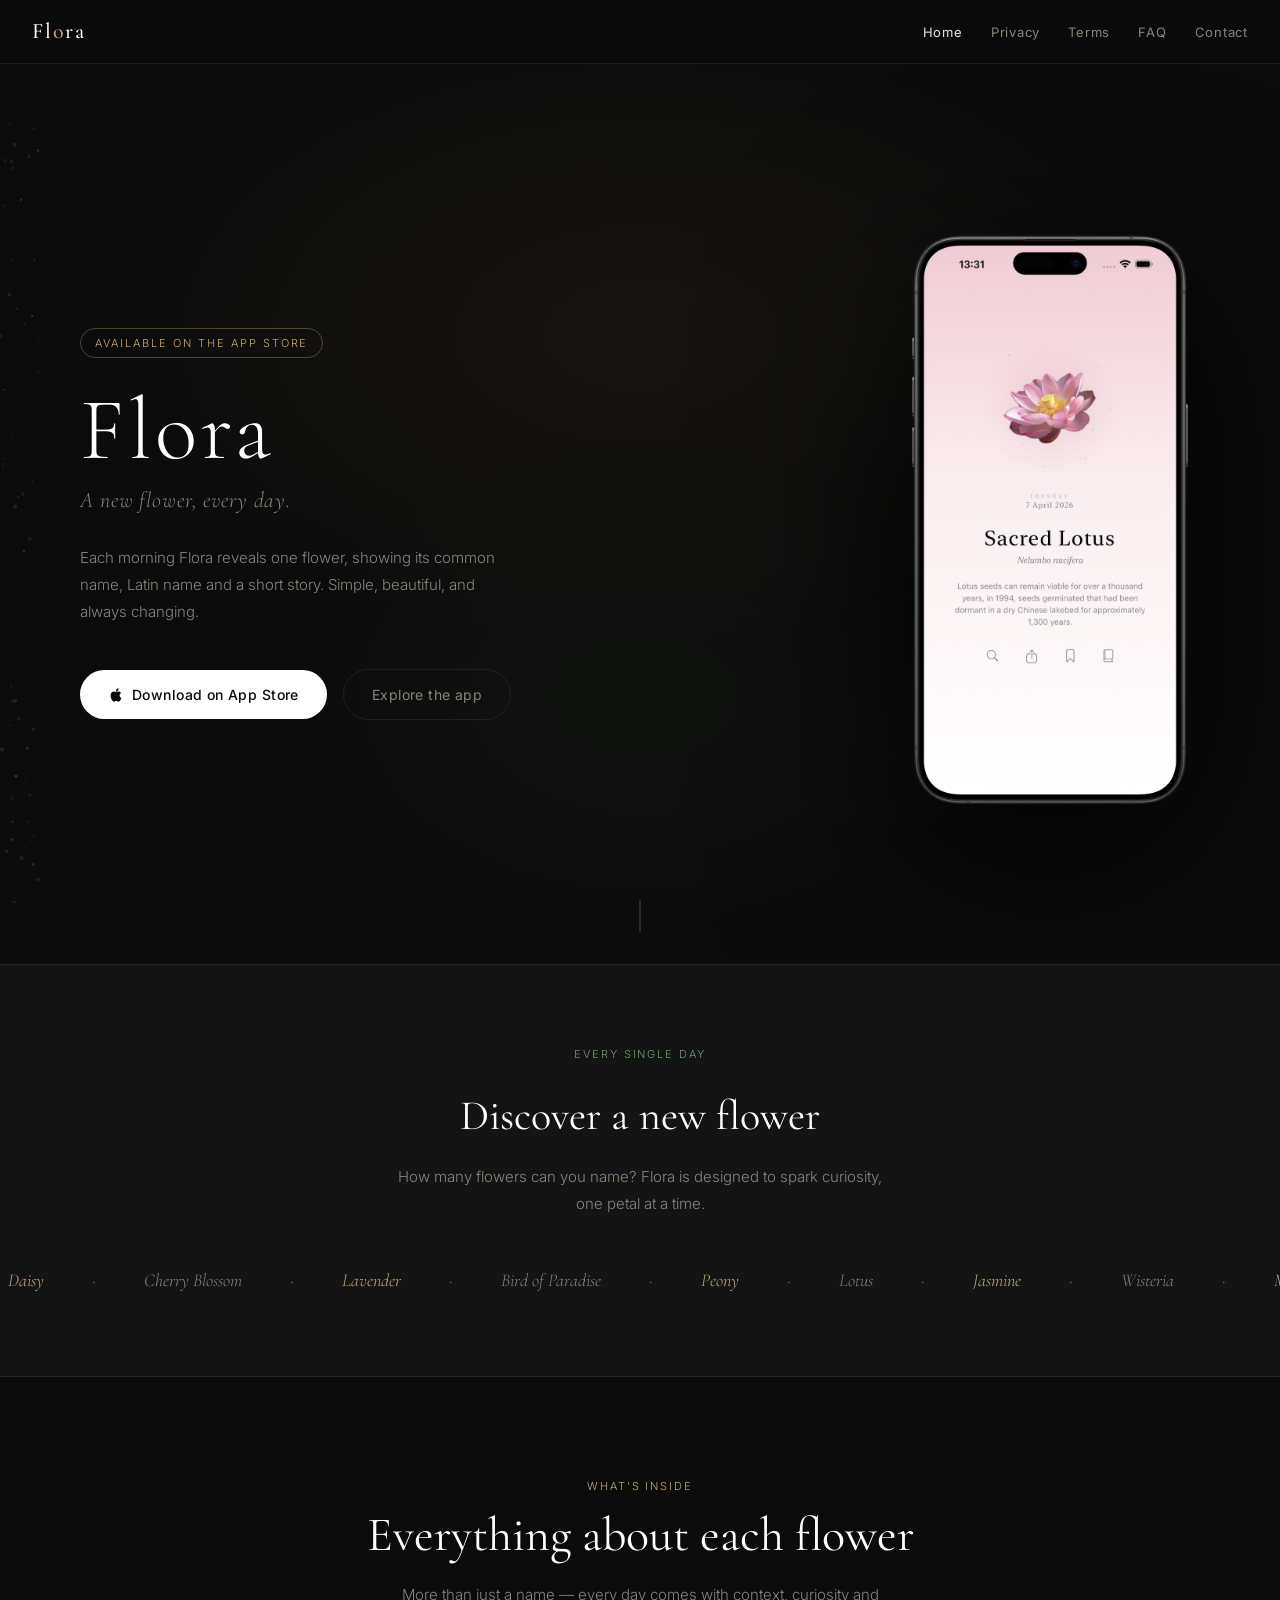
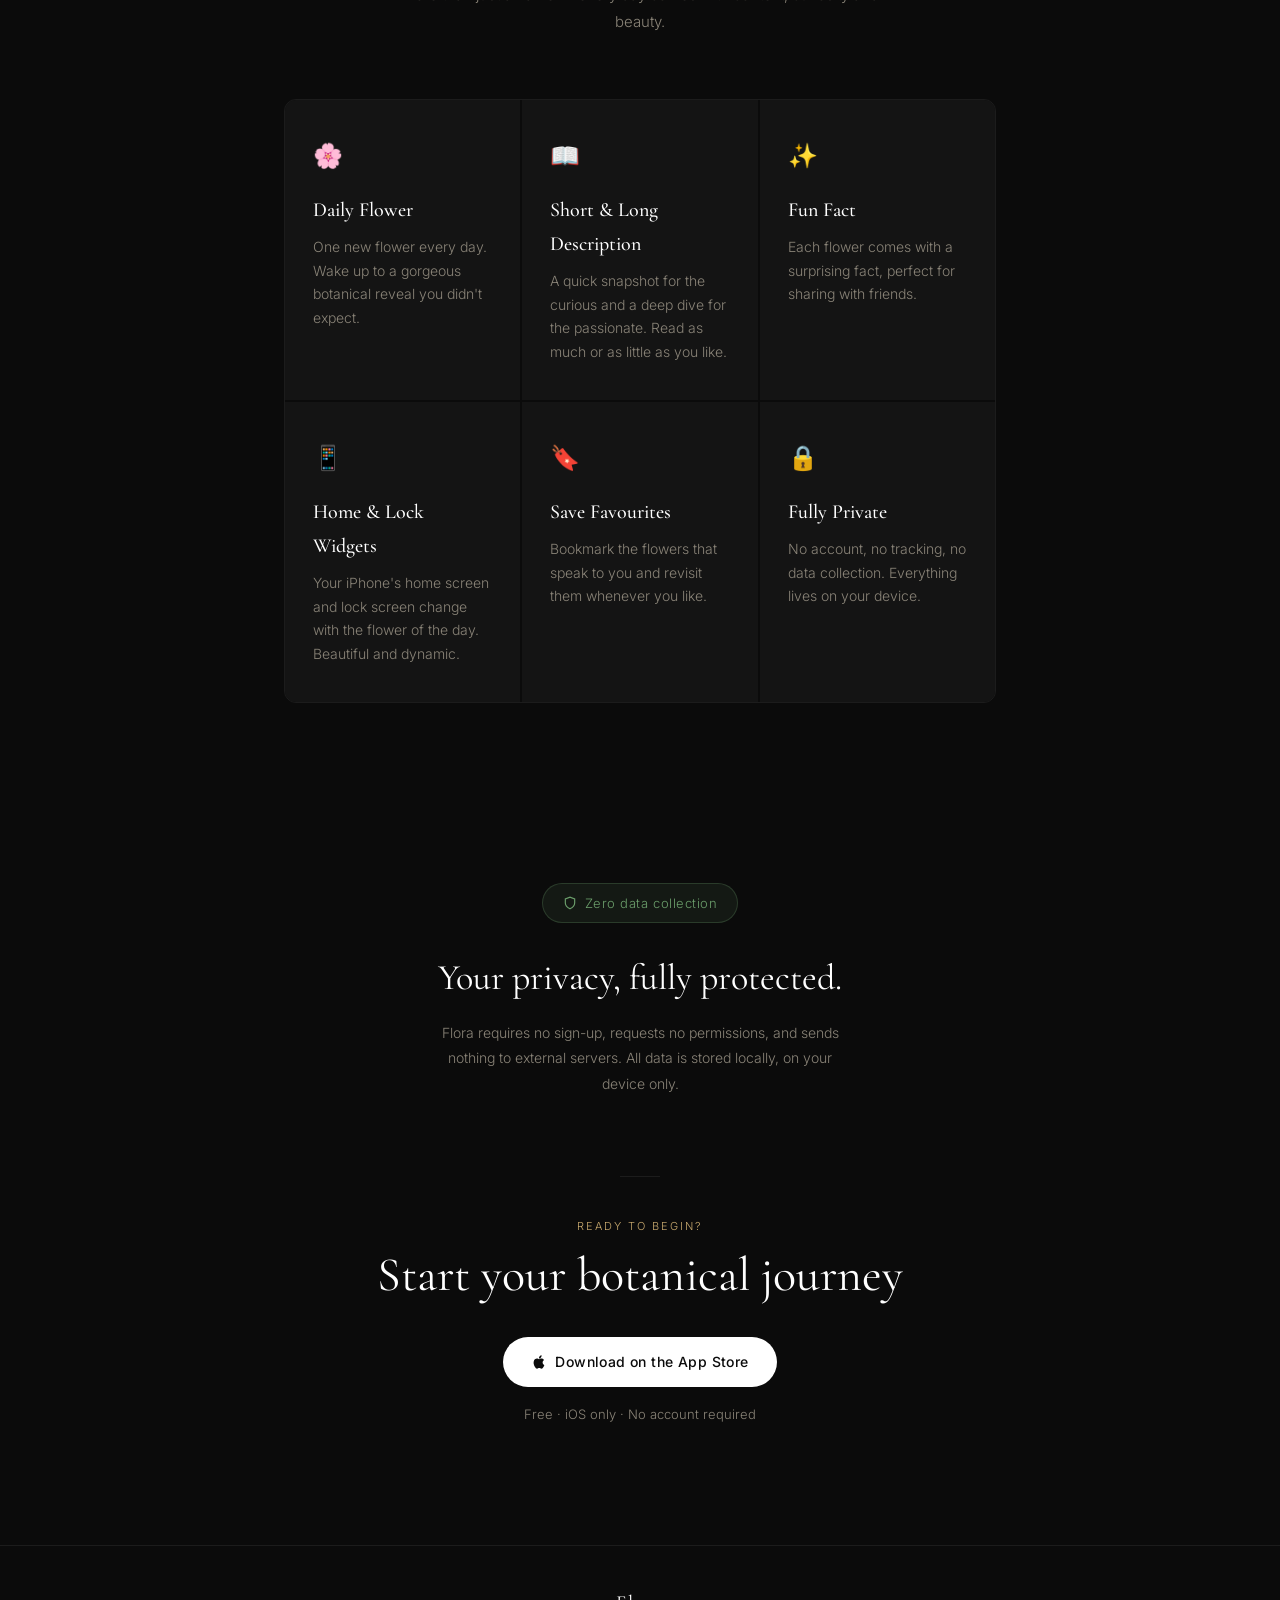
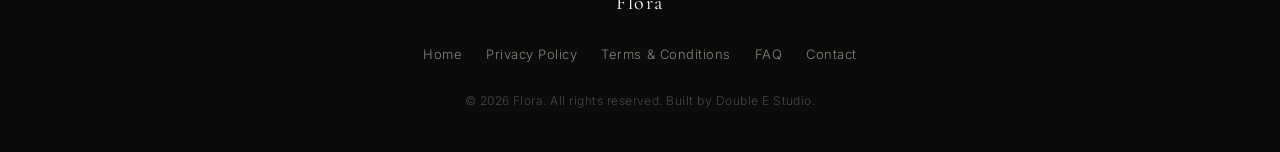
<file: index.html>
<!DOCTYPE html>
<html lang="en">
<head>
  <meta charset="UTF-8" />
  <meta name="viewport" content="width=device-width, initial-scale=1.0" />
  <title>Flora – A New Flower Every Day</title>
  <meta name="description" content="Flora is an iOS app that reveals a new flower every single day — with its name, beauty and story. Available on the App Store." />
  <link rel="stylesheet" href="style.css" />
</head>
<body>

  <!-- ── Navigation ─────────────────────────────────────── -->
  <nav>
    <a href="index.html" class="nav-brand">Fl<span>o</span>ra</a>
    <ul class="nav-links" id="navLinks">
      <li><a href="index.html" class="active">Home</a></li>
      <li><a href="privacy.html">Privacy</a></li>
      <li><a href="terms.html">Terms</a></li>
      <li><a href="faq.html">FAQ</a></li>
      <li><a href="contact.html">Contact</a></li>
    </ul>
    <button class="nav-toggle" id="navToggle" aria-label="Menu">
      <span></span><span></span><span></span>
    </button>
  </nav>

  <main>

    <!-- ── Hero ───────────────────────────────────────────── -->
    <section class="hero">
      <canvas id="particleCanvas" aria-hidden="true"></canvas>

      <div class="hero-inner">
        <div class="hero-left">
          <span class="hero-badge">Available on the App Store</span>
          <h1>Flora</h1>
          <p class="hero-tagline">A new flower, every day.</p>
          <p class="hero-desc">
            Each morning Flora reveals one flower, showing its common name, Latin name
            and a short story. Simple, beautiful, and always changing.
          </p>
          <div class="hero-cta-group">
            <a href="https://apps.apple.com/app/id6759986494" class="btn-primary" target="_blank" rel="noopener">
              <svg width="16" height="16" viewBox="0 0 24 24" fill="currentColor" aria-hidden="true"><path d="M18.71 19.5c-.83 1.24-1.71 2.45-3.05 2.47-1.34.03-1.77-.79-3.29-.79-1.53 0-2 .77-3.27.82-1.31.05-2.3-1.32-3.14-2.53C4.25 17 2.94 12.45 4.7 9.39c.87-1.52 2.43-2.48 4.12-2.51 1.28-.02 2.5.87 3.29.87.78 0 2.26-1.07 3.8-.91.65.03 2.47.26 3.64 1.98-.09.06-2.17 1.28-2.15 3.81.03 3.02 2.65 4.03 2.68 4.04-.03.07-.42 1.44-1.38 2.83M13 3.5c.73-.83 1.94-1.46 2.94-1.5.13 1.17-.34 2.35-1.04 3.19-.69.85-1.83 1.51-2.95 1.42-.15-1.15.41-2.35 1.05-3.11z"/></svg>
              Download on App Store
            </a>
            <a href="#features" class="btn-ghost">Explore the app</a>
          </div>
        </div>

        <div class="hero-right">
          <div class="hero-mockup">
            <img src="images/Flora.png" alt="Flora app screenshot showing a daisy on a dark background" />
          </div>
        </div>
      </div>

      <div class="scroll-hint" aria-hidden="true"></div>
    </section>

    <!-- ── Daily flower strip ──────────────────────────────── -->
    <section class="daily-strip">
      <div class="daily-strip-label">every single day</div>
      <h2>Discover a new flower</h2>
      <p>
        How many flowers can you name? Flora is designed to spark
        curiosity, one petal at a time.
      </p>

      <div class="flower-ticker" aria-hidden="true">
        <div class="flower-ticker-track" id="tickerTrack">
          <span class="highlight">Daisy</span>
          <span>·</span>
          <span>Cherry Blossom</span>
          <span>·</span>
          <span class="highlight">Lavender</span>
          <span>·</span>
          <span>Bird of Paradise</span>
          <span>·</span>
          <span class="highlight">Peony</span>
          <span>·</span>
          <span>Lotus</span>
          <span>·</span>
          <span class="highlight">Jasmine</span>
          <span>·</span>
          <span>Wisteria</span>
          <span>·</span>
          <span class="highlight">Magnolia</span>
          <span>·</span>
          <span>Sunflower</span>
          <span>·</span>
          <span class="highlight">Orchid</span>
          <span>·</span>
          <span>Poppy</span>
          <span>·</span>
          <span class="highlight">Tulip</span>
          <span>·</span>
          <span>Dahlia</span>
          <span>·</span>
          <span class="highlight">Hydrangea</span>
          <span>·</span>
          <span>Iris</span>
          <span>·</span>
          <span class="highlight">Camellia</span>
          <span>·</span>
          <span>Foxglove</span>
          <span>·</span>
          <!-- duplicate for seamless loop -->
          <span class="highlight">Daisy</span>
          <span>·</span>
          <span>Cherry Blossom</span>
          <span>·</span>
          <span class="highlight">Lavender</span>
          <span>·</span>
          <span>Bird of Paradise</span>
          <span>·</span>
          <span class="highlight">Peony</span>
          <span>·</span>
          <span>Lotus</span>
          <span>·</span>
          <span class="highlight">Jasmine</span>
          <span>·</span>
          <span>Wisteria</span>
          <span>·</span>
          <span class="highlight">Magnolia</span>
          <span>·</span>
          <span>Sunflower</span>
          <span>·</span>
          <span class="highlight">Orchid</span>
          <span>·</span>
          <span>Poppy</span>
          <span>·</span>
          <span class="highlight">Tulip</span>
          <span>·</span>
          <span>Dahlia</span>
          <span>·</span>
          <span class="highlight">Hydrangea</span>
          <span>·</span>
          <span>Iris</span>
          <span>·</span>
          <span class="highlight">Camellia</span>
          <span>·</span>
          <span>Foxglove</span>
          <span>·</span>
        </div>
      </div>
    </section>

    <!-- ── Features ────────────────────────────────────────── -->
    <section class="section" id="features">
      <div class="container">
        <div class="section-label">what's inside</div>
        <h2 class="section-title">Everything about each flower</h2>
        <p class="section-sub">
          More than just a name — every day comes with context, curiosity
          and beauty.
        </p>

        <div class="features-grid">
          <div class="feature-card">
            <span class="feature-icon">🌸</span>
            <div class="feature-title">Daily Flower</div>
            <p class="feature-text">
              One new flower every day. Wake up to a gorgeous botanical
              reveal you didn't expect.
            </p>
          </div>
          <div class="feature-card">
            <span class="feature-icon">📖</span>
            <div class="feature-title">Short &amp; Long Description</div>
            <p class="feature-text">
              A quick snapshot for the curious and a deep dive for the
              passionate. Read as much or as little as you like.
            </p>
          </div>
          <div class="feature-card">
            <span class="feature-icon">✨</span>
            <div class="feature-title">Fun Fact</div>
            <p class="feature-text">
              Each flower comes with a surprising fact, perfect for
              sharing with friends.
            </p>
          </div>
          <div class="feature-card">
            <span class="feature-icon">📱</span>
            <div class="feature-title">Home &amp; Lock Widgets</div>
            <p class="feature-text">
              Your iPhone's home screen and lock screen change with the
              flower of the day. Beautiful and dynamic.
            </p>
          </div>
          <div class="feature-card">
            <span class="feature-icon">🔖</span>
            <div class="feature-title">Save Favourites</div>
            <p class="feature-text">
              Bookmark the flowers that speak to you and revisit them
              whenever you like.
            </p>
          </div>
          <div class="feature-card">
            <span class="feature-icon">🔒</span>
            <div class="feature-title">Fully Private</div>
            <p class="feature-text">
              No account, no tracking, no data collection. Everything
              lives on your device.
            </p>
          </div>
        </div>
      </div>
    </section>

    <!-- ── Privacy banner ──────────────────────────────────── -->
    <div class="privacy-banner">
      <div class="privacy-pill">
        <svg width="14" height="14" viewBox="0 0 24 24" fill="none" stroke="currentColor" stroke-width="2" aria-hidden="true"><path d="M12 22s8-4 8-10V5l-8-3-8 3v7c0 6 8 10 8 10z"/></svg>
        Zero data collection
      </div>
      <h2>Your privacy, fully protected.</h2>
      <p>
        Flora requires no sign-up, requests no permissions, and sends
        nothing to external servers. All data is stored locally, on
        your device only.
      </p>
    </div>

    <!-- ── App Store CTA ────────────────────────────────────── -->
    <section class="section" style="padding-top: 0; padding-bottom: 120px;">
      <div class="container" style="text-align:center;">
        <div class="divider"></div>
        <p class="section-label">ready to begin?</p>
        <h2 class="section-title" style="margin-bottom: 32px;">
          Start your botanical journey
        </h2>
        <a href="https://apps.apple.com/app/id6759986494" class="btn-primary" style="margin: 0 auto;" target="_blank" rel="noopener">
          <svg width="16" height="16" viewBox="0 0 24 24" fill="currentColor" aria-hidden="true"><path d="M18.71 19.5c-.83 1.24-1.71 2.45-3.05 2.47-1.34.03-1.77-.79-3.29-.79-1.53 0-2 .77-3.27.82-1.31.05-2.3-1.32-3.14-2.53C4.25 17 2.94 12.45 4.7 9.39c.87-1.52 2.43-2.48 4.12-2.51 1.28-.02 2.5.87 3.29.87.78 0 2.26-1.07 3.8-.91.65.03 2.47.26 3.64 1.98-.09.06-2.17 1.28-2.15 3.81.03 3.02 2.65 4.03 2.68 4.04-.03.07-.42 1.44-1.38 2.83M13 3.5c.73-.83 1.94-1.46 2.94-1.5.13 1.17-.34 2.35-1.04 3.19-.69.85-1.83 1.51-2.95 1.42-.15-1.15.41-2.35 1.05-3.11z"/></svg>
          Download on the App Store
        </a>
        <p style="margin-top:16px; font-size:13px; color:var(--text-muted);">Free · iOS only · No account required</p>
      </div>
    </section>

  </main>

  <!-- ── Footer ──────────────────────────────────────────── -->
  <footer>
    <div class="footer-inner">
      <div class="footer-brand">Flora</div>
      <ul class="footer-links">
        <li><a href="index.html">Home</a></li>
        <li><a href="privacy.html">Privacy Policy</a></li>
        <li><a href="terms.html">Terms &amp; Conditions</a></li>
        <li><a href="faq.html">FAQ</a></li>
        <li><a href="contact.html">Contact</a></li>
      </ul>
      <p class="footer-copy">© 2026 Flora. All rights reserved. Built by Double E Studio.</p>
    </div>
  </footer>

  <script>
    // Mobile nav toggle
    const toggle = document.getElementById('navToggle');
    const links  = document.getElementById('navLinks');
    toggle.addEventListener('click', () => links.classList.toggle('open'));
    links.querySelectorAll('a').forEach(a => {
      a.addEventListener('click', () => links.classList.remove('open'));
    });

    // ── Particle system ──────────────────────────────────────
    (function () {
      const canvas = document.getElementById('particleCanvas');
      const ctx    = canvas.getContext('2d');
      let W, H, particles;

      const PARTICLE_COUNT = 55;

      function resize() {
        W = canvas.width  = canvas.offsetWidth;
        H = canvas.height = canvas.offsetHeight;
      }

      function rand(min, max) {
        return Math.random() * (max - min) + min;
      }

      function createParticle() {
        return {
          x:      rand(0, W),
          y:      rand(0, H),
          r:      rand(0.8, 2.2),
          vx:     rand(-0.18, 0.18),
          vy:     rand(-0.35, -0.08),     // always drifting upward
          alpha:  rand(0.06, 0.22),
          wobble: rand(0, Math.PI * 2),
          wobbleSpeed: rand(0.003, 0.009),
          // golden or green tint
          hue:    Math.random() > 0.55 ? '200,169,110' : '107,158,107',
        };
      }

      function init() {
        resize();
        particles = Array.from({ length: PARTICLE_COUNT }, createParticle);
      }

      function draw() {
        ctx.clearRect(0, 0, W, H);

        particles.forEach(p => {
          // gentle horizontal wobble
          p.wobble    += p.wobbleSpeed;
          p.x         += p.vx + Math.sin(p.wobble) * 0.18;
          p.y         += p.vy;

          // recycle when off-screen
          if (p.y + p.r < 0) {
            p.y = H + p.r;
            p.x = rand(0, W);
          }
          if (p.x < -10) p.x = W + 10;
          if (p.x > W + 10) p.x = -10;

          ctx.beginPath();
          ctx.arc(p.x, p.y, p.r, 0, Math.PI * 2);
          ctx.fillStyle = `rgba(${p.hue},${p.alpha})`;
          ctx.fill();
        });

        requestAnimationFrame(draw);
      }

      window.addEventListener('resize', () => {
        resize();
        particles.forEach(p => {
          if (p.x > W) p.x = rand(0, W);
          if (p.y > H) p.y = rand(0, H);
        });
      });

      init();
      draw();
    })();
  </script>

</body>
</html>
</file>
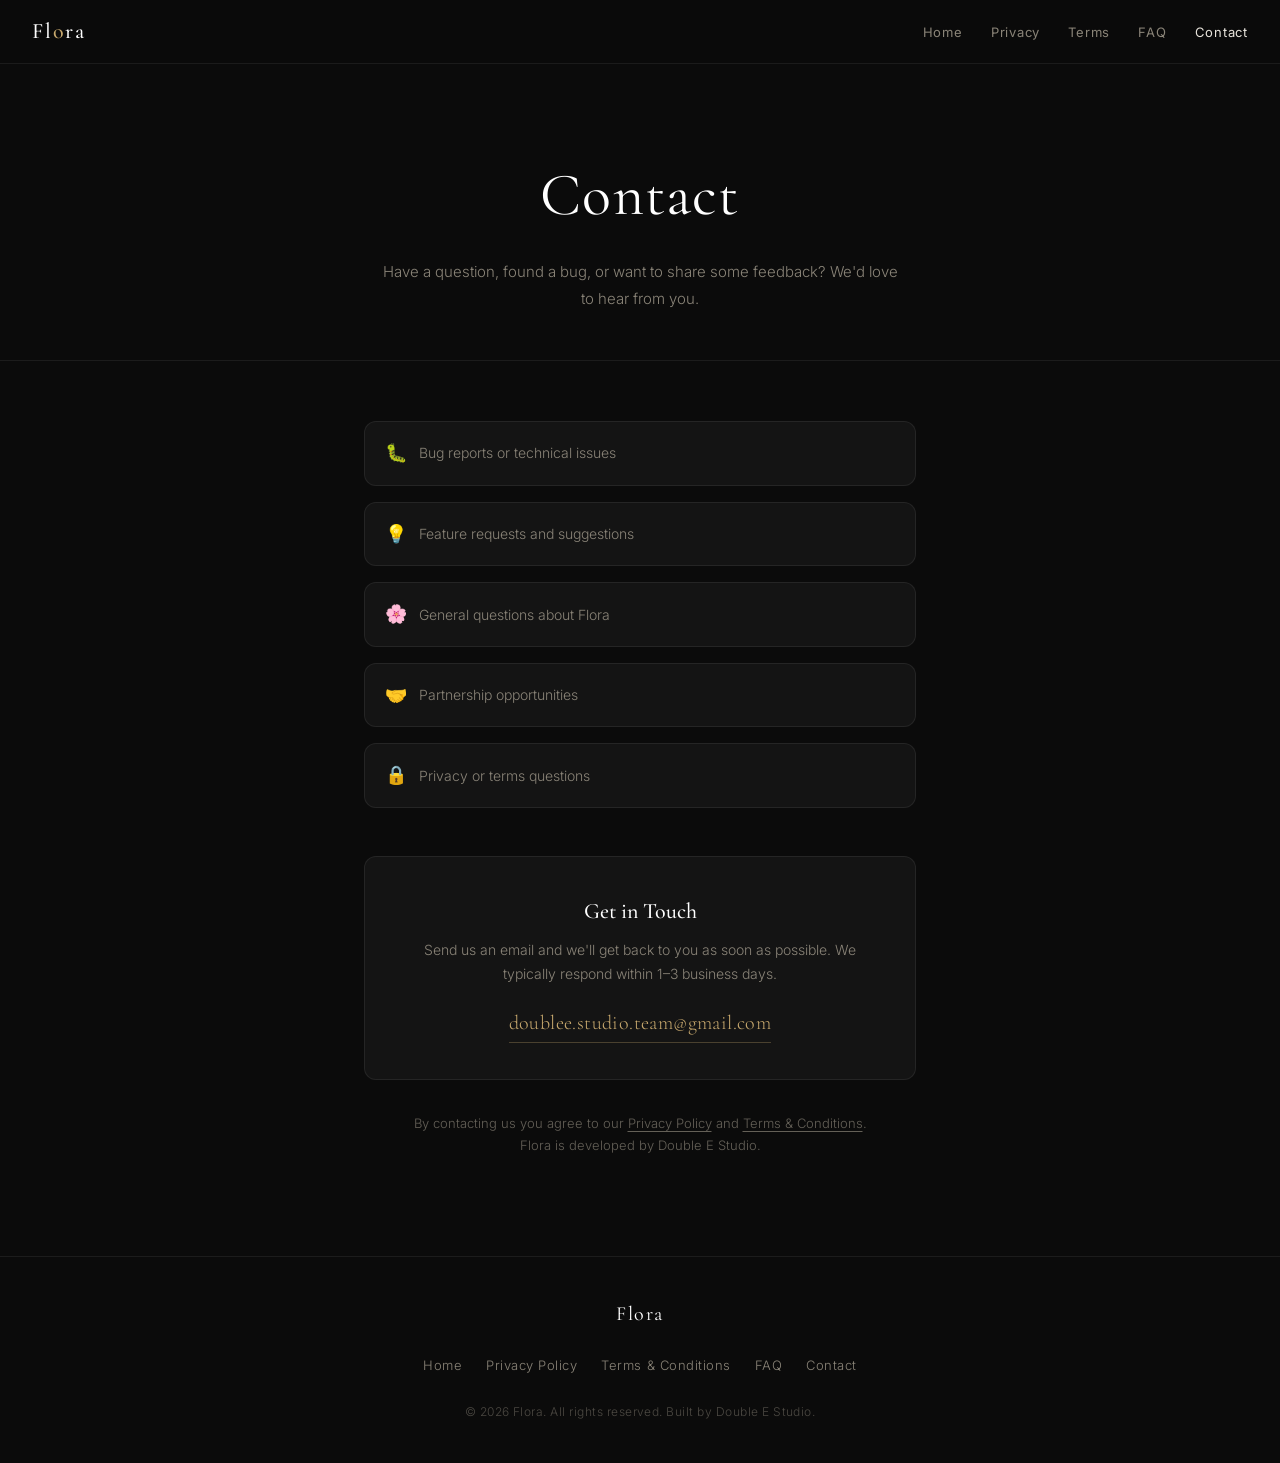
<file: contact.html>
<!DOCTYPE html>
<html lang="en">
<head>
  <meta charset="UTF-8" />
  <meta name="viewport" content="width=device-width, initial-scale=1.0" />
  <title>Contact – Flora</title>
  <meta name="description" content="Get in touch with the Flora team." />
  <link rel="stylesheet" href="style.css" />
</head>
<body>

  <!-- ── Navigation ─────────────────────────────────────── -->
  <nav>
    <a href="index.html" class="nav-brand">Fl<span>o</span>ra</a>
    <ul class="nav-links" id="navLinks">
      <li><a href="index.html">Home</a></li>
      <li><a href="privacy.html">Privacy</a></li>
      <li><a href="terms.html">Terms</a></li>
      <li><a href="faq.html">FAQ</a></li>
      <li><a href="contact.html" class="active">Contact</a></li>
    </ul>
    <button class="nav-toggle" id="navToggle" aria-label="Menu">
      <span></span><span></span><span></span>
    </button>
  </nav>

  <main>

    <div class="page-header">
      <h1>Contact</h1>
      <p>
        Have a question, found a bug, or want to share some feedback?
        We'd love to hear from you.
      </p>
    </div>

    <div class="contact-wrapper">

      <!-- Reasons to reach out -->
      <div class="contact-options">
        <div class="contact-reason">
          <span class="contact-reason-icon">🐛</span>
          Bug reports or technical issues
        </div>
        <div class="contact-reason">
          <span class="contact-reason-icon">💡</span>
          Feature requests and suggestions
        </div>
        <div class="contact-reason">
          <span class="contact-reason-icon">🌸</span>
          General questions about Flora
        </div>
        <div class="contact-reason">
          <span class="contact-reason-icon">🤝</span>
          Partnership opportunities
        </div>
        <div class="contact-reason">
          <span class="contact-reason-icon">🔒</span>
          Privacy or terms questions
        </div>
      </div>

      <!-- Email box -->
      <div class="contact-email-box">
        <h3>Get in Touch</h3>
        <p>
          Send us an email and we'll get back to you as soon as possible.
          We typically respond within 1–3 business days.
        </p>
        <a href="mailto:doublee.studio.team@gmail.com" class="email-link">
          doublee.studio.team@gmail.com
        </a>
      </div>

      <p class="contact-note">
        By contacting us you agree to our
        <a href="privacy.html">Privacy Policy</a> and
        <a href="terms.html">Terms &amp; Conditions</a>.<br />
        Flora is developed by Double E Studio.
      </p>

    </div>

  </main>

  <!-- ── Footer ──────────────────────────────────────────── -->
  <footer>
    <div class="footer-inner">
      <div class="footer-brand">Flora</div>
      <ul class="footer-links">
        <li><a href="index.html">Home</a></li>
        <li><a href="privacy.html">Privacy Policy</a></li>
        <li><a href="terms.html">Terms &amp; Conditions</a></li>
        <li><a href="faq.html">FAQ</a></li>
        <li><a href="contact.html">Contact</a></li>
      </ul>
      <p class="footer-copy">© 2026 Flora. All rights reserved. Built by Double E Studio.</p>
    </div>
  </footer>

  <script>
    const toggle = document.getElementById('navToggle');
    const links  = document.getElementById('navLinks');
    toggle.addEventListener('click', () => links.classList.toggle('open'));
    links.querySelectorAll('a').forEach(a => {
      a.addEventListener('click', () => links.classList.remove('open'));
    });
  </script>

</body>
</html>
</file>
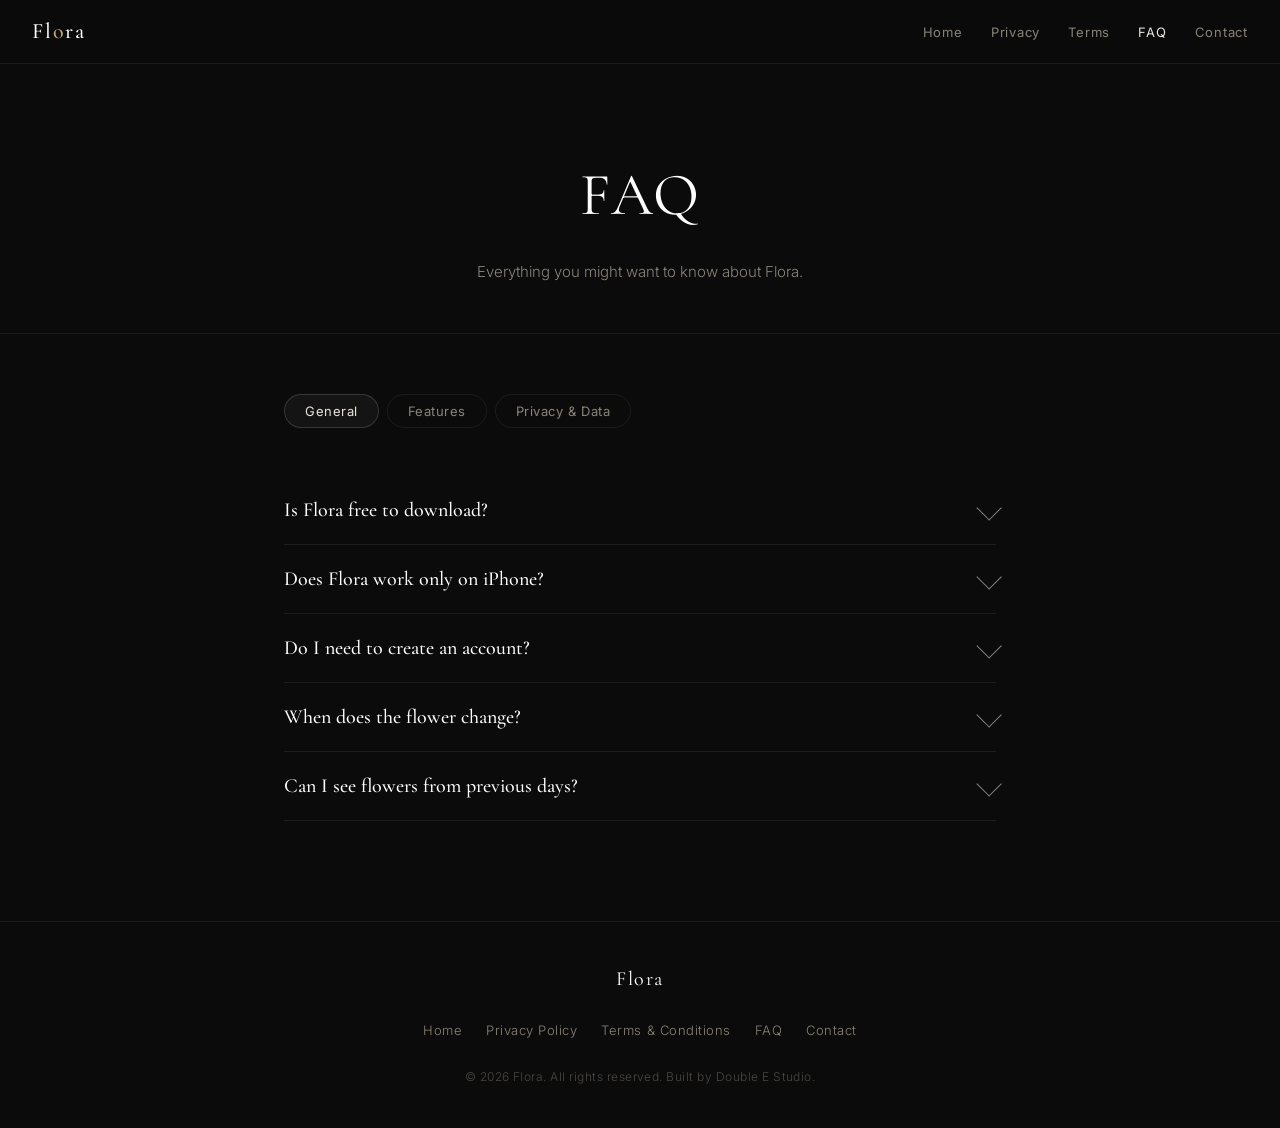
<file: faq.html>
<!DOCTYPE html>
<html lang="en">
<head>
  <meta charset="UTF-8" />
  <meta name="viewport" content="width=device-width, initial-scale=1.0" />
  <title>FAQ – Flora</title>
  <meta name="description" content="Frequently asked questions about the Flora iOS app." />
  <link rel="stylesheet" href="style.css" />
</head>
<body>

  <!-- ── Navigation ─────────────────────────────────────── -->
  <nav>
    <a href="index.html" class="nav-brand">Fl<span>o</span>ra</a>
    <ul class="nav-links" id="navLinks">
      <li><a href="index.html">Home</a></li>
      <li><a href="privacy.html">Privacy</a></li>
      <li><a href="terms.html">Terms</a></li>
      <li><a href="faq.html" class="active">FAQ</a></li>
      <li><a href="contact.html">Contact</a></li>
    </ul>
    <button class="nav-toggle" id="navToggle" aria-label="Menu">
      <span></span><span></span><span></span>
    </button>
  </nav>

  <main>

    <div class="page-header">
      <h1>FAQ</h1>
      <p>Everything you might want to know about Flora.</p>
    </div>

    <div class="faq-list">

      <!-- Category tabs -->
      <div class="faq-tabs" role="tablist">
        <button class="faq-tab active" data-group="general" role="tab" aria-selected="true">General</button>
        <button class="faq-tab" data-group="features" role="tab" aria-selected="false">Features</button>
        <button class="faq-tab" data-group="privacy" role="tab" aria-selected="false">Privacy &amp; Data</button>
      </div>

      <!-- ── General ──────────────────────────────────────── -->
      <div class="faq-group visible" id="group-general">

        <div class="faq-item">
          <button class="faq-question">
            Is Flora free to download?
            <span class="faq-chevron" aria-hidden="true"></span>
          </button>
          <div class="faq-answer">
            <p>Yes! Flora is completely free to download and use. All flowers, descriptions, and fun facts are available at no cost. In the future we may introduce optional features, but the daily flower experience will always remain free.</p>
          </div>
        </div>

        <div class="faq-item">
          <button class="faq-question">
            Does Flora work only on iPhone?
            <span class="faq-chevron" aria-hidden="true"></span>
          </button>
          <div class="faq-answer">
            <p>Flora is currently an iOS-exclusive app, available on iPhone. Please check the App Store listing for the minimum iOS version required.</p>
          </div>
        </div>

        <div class="faq-item">
          <button class="faq-question">
            Do I need to create an account?
            <span class="faq-chevron" aria-hidden="true"></span>
          </button>
          <div class="faq-answer">
            <p>No account is required. Simply download Flora and it works immediately. There is no sign-up, no email address, and no password.</p>
          </div>
        </div>

        <div class="faq-item">
          <button class="faq-question">
            When does the flower change?
            <span class="faq-chevron" aria-hidden="true"></span>
          </button>
          <div class="faq-answer">
            <p>The flower updates every day at midnight (local device time). The same flower is shown to all users on the same calendar day, so there is always one shared "flower of the day".</p>
          </div>
        </div>

        <div class="faq-item">
          <button class="faq-question">
            Can I see flowers from previous days?
            <span class="faq-chevron" aria-hidden="true"></span>
          </button>
          <div class="faq-answer">
            <p>You can bookmark flowers you love to save them for later. Browsing back through the full archive of past flowers may be introduced in a future update.</p>
          </div>
        </div>

      </div>

      <!-- ── Features ─────────────────────────────────────── -->
      <div class="faq-group" id="group-features">

        <div class="faq-item">
          <button class="faq-question">
            What content is shown for each flower?
            <span class="faq-chevron" aria-hidden="true"></span>
          </button>
          <div class="faq-answer">
            <p>Every flower includes: a beautiful photograph, the common name, the Latin (scientific) name, a short description, a longer detailed description, and a fun fact.</p>
          </div>
        </div>

        <div class="faq-item">
          <button class="faq-question">
            How do the widgets work?
            <span class="faq-chevron" aria-hidden="true"></span>
          </button>
          <div class="faq-answer">
            <p>Flora supports both Home Screen and Lock Screen widgets on iOS. After installing the app, add a Flora widget from your device's widget picker. The widget will automatically display the current flower of the day and refresh at midnight each night.</p>
          </div>
        </div>

        <div class="faq-item">
          <button class="faq-question">
            Does Flora work offline?
            <span class="faq-chevron" aria-hidden="true"></span>
          </button>
          <div class="faq-answer">
            <p>Yes, Flora is fully offline. All flower content is bundled inside the app; no internet connection is ever needed. The widgets also work without Wi-Fi or mobile data.</p>
          </div>
        </div>

        <div class="faq-item">
          <button class="faq-question">
            Can I share the flower of the day?
            <span class="faq-chevron" aria-hidden="true"></span>
          </button>
          <div class="faq-answer">
            <p>Yes! The share button in the app lets you send the current flower, image and name, to anyone via iMessage, Instagram, WhatsApp, or any other app on your device.</p>
          </div>
        </div>

      </div>

      <!-- ── Privacy & Data ────────────────────────────────── -->
      <div class="faq-group" id="group-privacy">

        <div class="faq-item">
          <button class="faq-question">
            Does Flora collect any personal data?
            <span class="faq-chevron" aria-hidden="true"></span>
          </button>
          <div class="faq-answer">
            <p>No. Flora collects absolutely no personal data. It requests no permissions (no camera, microphone, contacts, or location), and nothing is ever sent to external servers.</p>
          </div>
        </div>

        <div class="faq-item">
          <button class="faq-question">
            Where are my saved bookmarks stored?
            <span class="faq-chevron" aria-hidden="true"></span>
          </button>
          <div class="faq-answer">
            <p>Your bookmarks are stored locally on your device only. They are never uploaded to a cloud service or shared with anyone.</p>
          </div>
        </div>

        <div class="faq-item">
          <button class="faq-question">
            Does Flora use analytics or tracking?
            <span class="faq-chevron" aria-hidden="true"></span>
          </button>
          <div class="faq-answer">
            <p>No. Flora contains no third-party analytics SDKs, no advertising frameworks, and no tracking libraries of any kind. What you do inside the app stays entirely on your device.</p>
          </div>
        </div>

        <div class="faq-item">
          <button class="faq-question">
            What happens to my data if I delete the app?
            <span class="faq-chevron" aria-hidden="true"></span>
          </button>
          <div class="faq-answer">
            <p>Deleting the app from your device removes all locally stored preferences and bookmarks. Since nothing is stored externally, there is nothing to request deletion of, it's all gone once the app is uninstalled.</p>
          </div>
        </div>

      </div>

    </div><!-- /faq-list -->

  </main>

  <!-- ── Footer ──────────────────────────────────────────── -->
  <footer>
    <div class="footer-inner">
      <div class="footer-brand">Flora</div>
      <ul class="footer-links">
        <li><a href="index.html">Home</a></li>
        <li><a href="privacy.html">Privacy Policy</a></li>
        <li><a href="terms.html">Terms &amp; Conditions</a></li>
        <li><a href="faq.html">FAQ</a></li>
        <li><a href="contact.html">Contact</a></li>
      </ul>
      <p class="footer-copy">© 2026 Flora. All rights reserved. Built by Double E Studio.</p>
    </div>
  </footer>

  <script>
    // Mobile nav
    const toggle = document.getElementById('navToggle');
    const links  = document.getElementById('navLinks');
    toggle.addEventListener('click', () => links.classList.toggle('open'));
    links.querySelectorAll('a').forEach(a => {
      a.addEventListener('click', () => links.classList.remove('open'));
    });

    // FAQ accordion
    document.querySelectorAll('.faq-question').forEach(btn => {
      btn.addEventListener('click', () => {
        const item = btn.closest('.faq-item');
        const isOpen = item.classList.contains('open');
        // close all in same group
        item.closest('.faq-group').querySelectorAll('.faq-item').forEach(i => i.classList.remove('open'));
        if (!isOpen) item.classList.add('open');
      });
    });

    // FAQ tabs
    document.querySelectorAll('.faq-tab').forEach(tab => {
      tab.addEventListener('click', () => {
        document.querySelectorAll('.faq-tab').forEach(t => {
          t.classList.remove('active');
          t.setAttribute('aria-selected', 'false');
        });
        document.querySelectorAll('.faq-group').forEach(g => g.classList.remove('visible'));

        tab.classList.add('active');
        tab.setAttribute('aria-selected', 'true');
        document.getElementById('group-' + tab.dataset.group).classList.add('visible');
      });
    });
  </script>

</body>
</html>
</file>
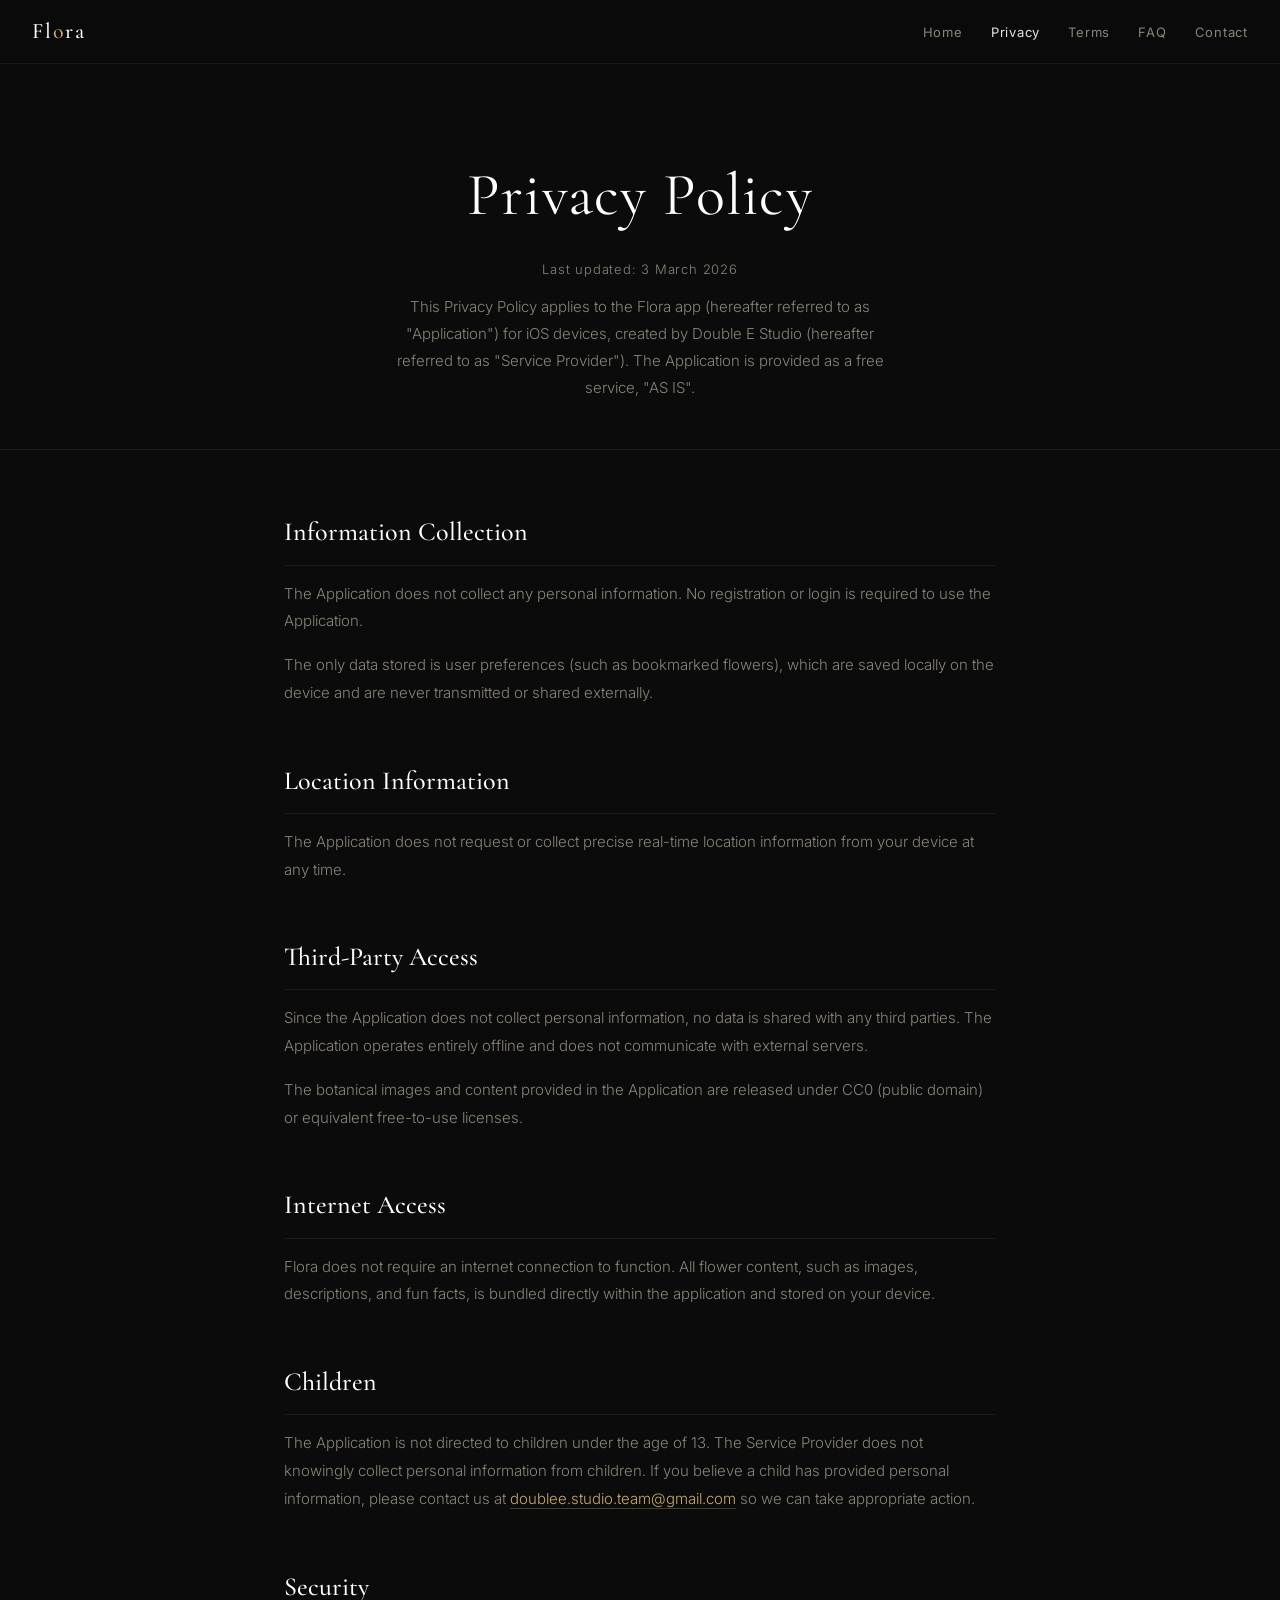
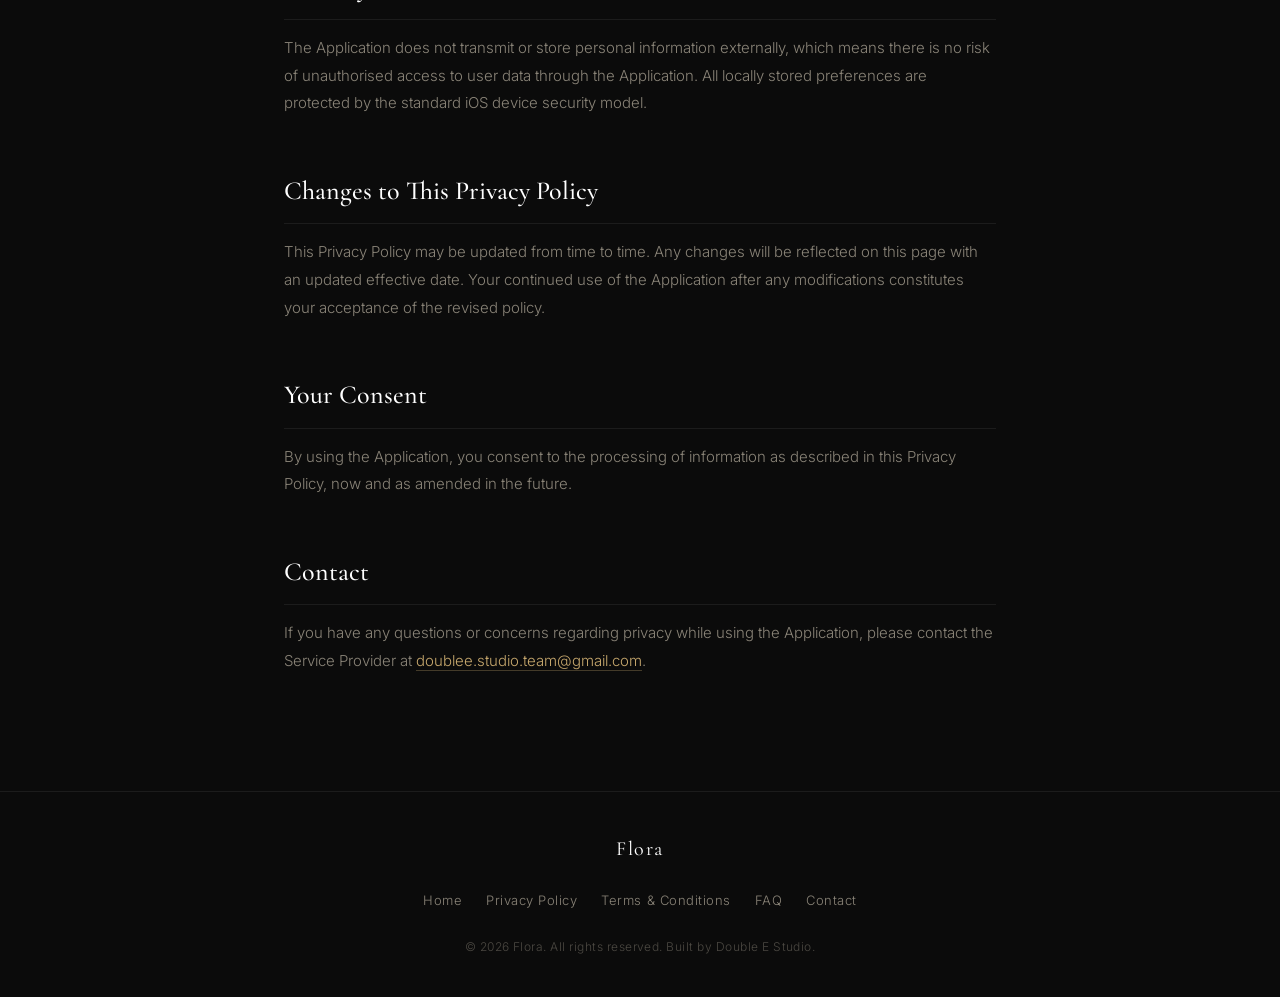
<file: privacy.html>
<!DOCTYPE html>
<html lang="en">
<head>
  <meta charset="UTF-8" />
  <meta name="viewport" content="width=device-width, initial-scale=1.0" />
  <title>Privacy Policy – Flora</title>
  <meta name="description" content="Privacy Policy for the Flora iOS app." />
  <link rel="stylesheet" href="style.css" />
</head>
<body>

  <!-- ── Navigation ─────────────────────────────────────── -->
  <nav>
    <a href="index.html" class="nav-brand">Fl<span>o</span>ra</a>
    <ul class="nav-links" id="navLinks">
      <li><a href="index.html">Home</a></li>
      <li><a href="privacy.html" class="active">Privacy</a></li>
      <li><a href="terms.html">Terms</a></li>
      <li><a href="faq.html">FAQ</a></li>
      <li><a href="contact.html">Contact</a></li>
    </ul>
    <button class="nav-toggle" id="navToggle" aria-label="Menu">
      <span></span><span></span><span></span>
    </button>
  </nav>

  <main>

    <div class="page-header">
      <h1>Privacy Policy</h1>
      <p class="updated">Last updated: 3 March 2026</p>
      <p>
        This Privacy Policy applies to the Flora app (hereafter referred to
        as "Application") for iOS devices, created by Double E Studio
        (hereafter referred to as "Service Provider"). The Application is
        provided as a free service, "AS IS".
      </p>
    </div>

    <div class="prose">

      <h2>Information Collection</h2>
      <p>
        The Application does not collect any personal information. No
        registration or login is required to use the Application.
      </p>
      <p>
        The only data stored is user preferences (such as bookmarked flowers),
        which are saved locally on the device and are never transmitted or
        shared externally.
      </p>

      <h2>Location Information</h2>
      <p>
        The Application does not request or collect precise real-time location
        information from your device at any time.
      </p>

      <h2>Third-Party Access</h2>
      <p>
        Since the Application does not collect personal information, no data is
        shared with any third parties. The Application operates entirely offline
        and does not communicate with external servers.
      </p>
      <p>
        The botanical images and content provided in the Application are released
        under CC0 (public domain) or equivalent free-to-use licenses.
      </p>

      <h2>Internet Access</h2>
      <p>
      Flora does not require an internet connection to function. 
      All flower content, such as images, descriptions, and fun facts, is bundled directly 
      within the application and stored on your device.
      </p>

      <h2>Children</h2>
      <p>
        The Application is not directed to children under the age of 13. The
        Service Provider does not knowingly collect personal information from
        children. If you believe a child has provided personal information,
        please contact us at
        <a href="mailto:doublee.studio.team@gmail.com">doublee.studio.team@gmail.com</a>
        so we can take appropriate action.
      </p>

      <h2>Security</h2>
      <p>
        The Application does not transmit or store personal information
        externally, which means there is no risk of unauthorised access to user
        data through the Application. All locally stored preferences are
        protected by the standard iOS device security model.
      </p>

      <h2>Changes to This Privacy Policy</h2>
      <p>
        This Privacy Policy may be updated from time to time. Any changes will
        be reflected on this page with an updated effective date. Your continued
        use of the Application after any modifications constitutes your
        acceptance of the revised policy.
      </p>

      <h2>Your Consent</h2>
      <p>
        By using the Application, you consent to the processing of information
        as described in this Privacy Policy, now and as amended in the future.
      </p>

      <h2>Contact</h2>
      <p>
        If you have any questions or concerns regarding privacy while using the
        Application, please contact the Service Provider at
        <a href="mailto:doublee.studio.team@gmail.com">doublee.studio.team@gmail.com</a>.
      </p>

    </div>

  </main>

  <!-- ── Footer ──────────────────────────────────────────── -->
  <footer>
    <div class="footer-inner">
      <div class="footer-brand">Flora</div>
      <ul class="footer-links">
        <li><a href="index.html">Home</a></li>
        <li><a href="privacy.html">Privacy Policy</a></li>
        <li><a href="terms.html">Terms &amp; Conditions</a></li>
        <li><a href="faq.html">FAQ</a></li>
        <li><a href="contact.html">Contact</a></li>
      </ul>
      <p class="footer-copy">© 2026 Flora. All rights reserved. Built by Double E Studio.</p>
    </div>
  </footer>

  <script>
    const toggle = document.getElementById('navToggle');
    const links  = document.getElementById('navLinks');
    toggle.addEventListener('click', () => links.classList.toggle('open'));
    links.querySelectorAll('a').forEach(a => {
      a.addEventListener('click', () => links.classList.remove('open'));
    });
  </script>

</body>
</html>
</file>
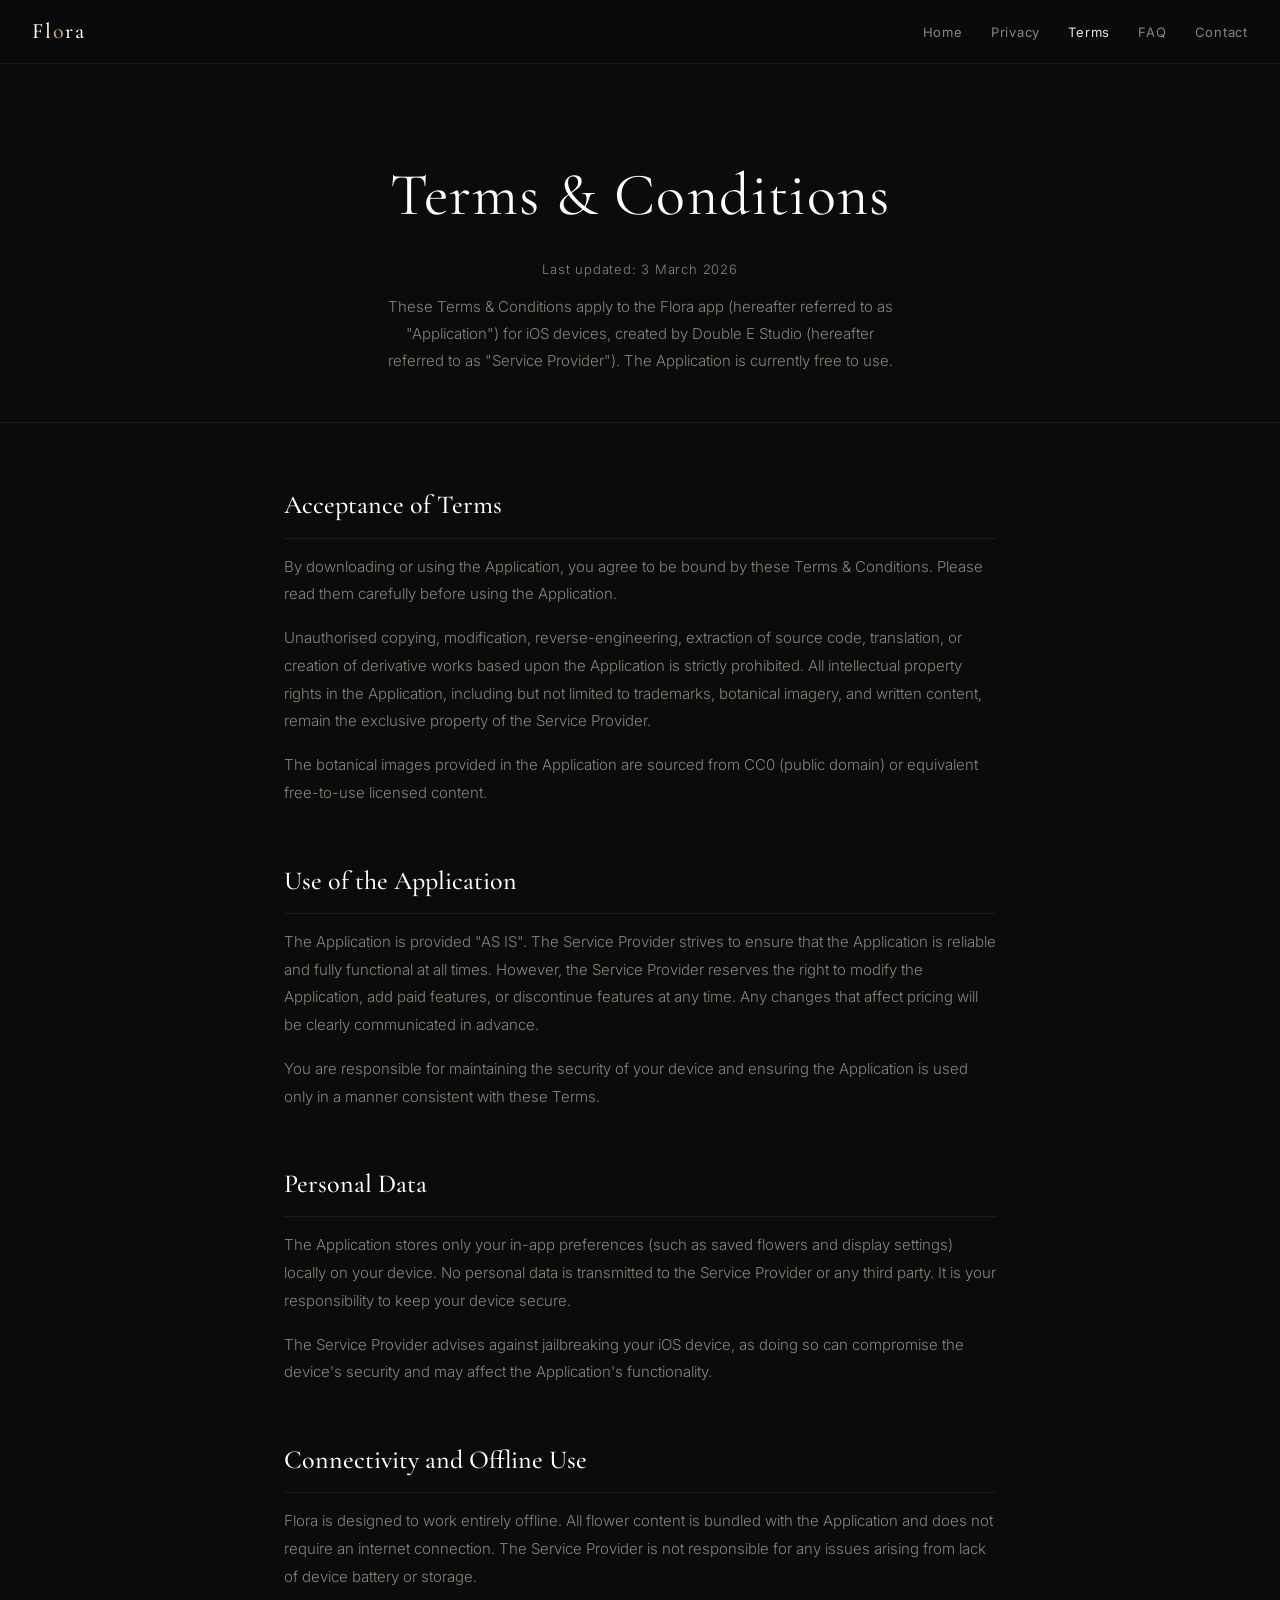
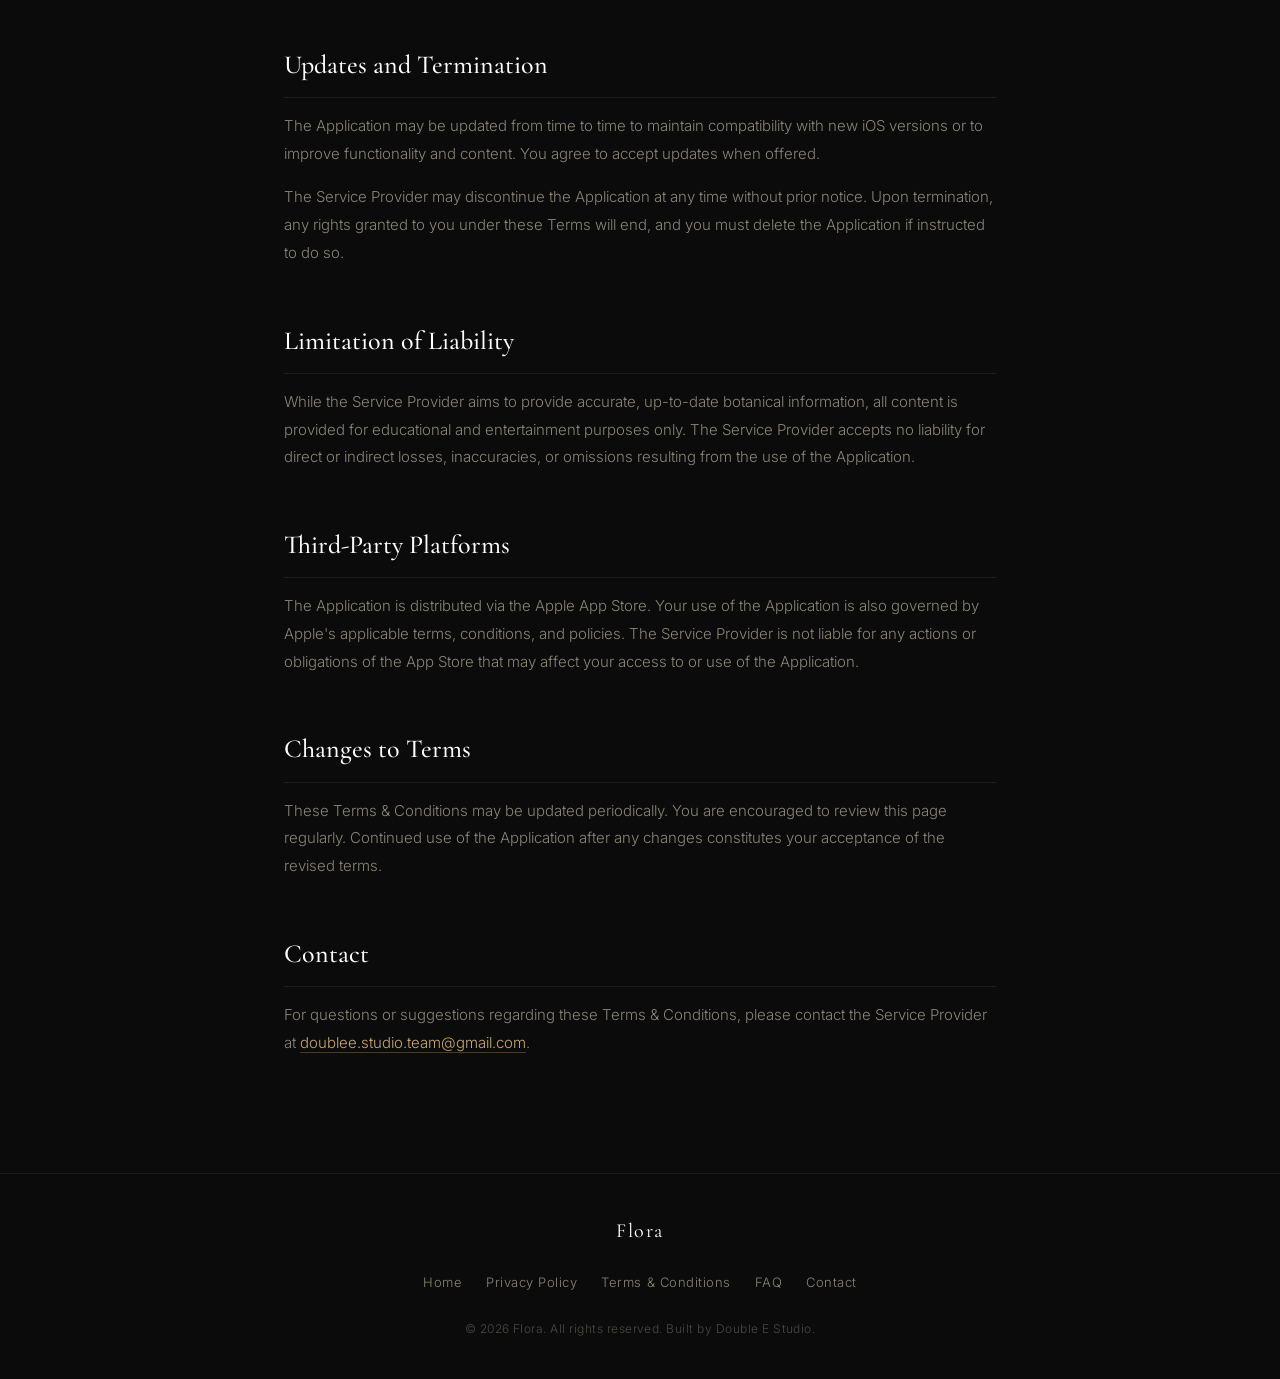
<file: terms.html>
<!DOCTYPE html>
<html lang="en">
<head>
  <meta charset="UTF-8" />
  <meta name="viewport" content="width=device-width, initial-scale=1.0" />
  <title>Terms &amp; Conditions – Flora</title>
  <meta name="description" content="Terms and Conditions for the Flora iOS app." />
  <link rel="stylesheet" href="style.css" />
</head>
<body>

  <!-- ── Navigation ─────────────────────────────────────── -->
  <nav>
    <a href="index.html" class="nav-brand">Fl<span>o</span>ra</a>
    <ul class="nav-links" id="navLinks">
      <li><a href="index.html">Home</a></li>
      <li><a href="privacy.html">Privacy</a></li>
      <li><a href="terms.html" class="active">Terms</a></li>
      <li><a href="faq.html">FAQ</a></li>
      <li><a href="contact.html">Contact</a></li>
    </ul>
    <button class="nav-toggle" id="navToggle" aria-label="Menu">
      <span></span><span></span><span></span>
    </button>
  </nav>

  <main>

    <div class="page-header">
      <h1>Terms &amp; Conditions</h1>
      <p class="updated">Last updated: 3 March 2026</p>
      <p>
        These Terms &amp; Conditions apply to the Flora app (hereafter
        referred to as "Application") for iOS devices, created by Double E
        Studio (hereafter referred to as "Service Provider"). The Application
        is currently free to use.
      </p>
    </div>

    <div class="prose">

      <h2>Acceptance of Terms</h2>
      <p>
        By downloading or using the Application, you agree to be bound by
        these Terms &amp; Conditions. Please read them carefully before using
        the Application.
      </p>
      <p>
        Unauthorised copying, modification, reverse-engineering, extraction of
        source code, translation, or creation of derivative works based upon
        the Application is strictly prohibited. All intellectual property
        rights in the Application, including but not limited to trademarks,
        botanical imagery, and written content, remain the exclusive property
        of the Service Provider.
      </p>
      <p>
        The botanical images provided in the Application are sourced from
        CC0 (public domain) or equivalent free-to-use licensed content.
      </p>

      <h2>Use of the Application</h2>
      <p>
        The Application is provided "AS IS". The Service Provider strives to
        ensure that the Application is reliable and fully functional at all
        times. However, the Service Provider reserves the right to modify the
        Application, add paid features, or discontinue features at any time.
        Any changes that affect pricing will be clearly communicated in
        advance.
      </p>
      <p>
        You are responsible for maintaining the security of your device and
        ensuring the Application is used only in a manner consistent with
        these Terms.
      </p>

      <h2>Personal Data</h2>
      <p>
        The Application stores only your in-app preferences (such as saved
        flowers and display settings) locally on your device. No personal data
        is transmitted to the Service Provider or any third party. It is your
        responsibility to keep your device secure.
      </p>
      <p>
        The Service Provider advises against jailbreaking your iOS device, as
        doing so can compromise the device's security and may affect the
        Application's functionality.
      </p>

      <h2>Connectivity and Offline Use</h2>
      <p>
        Flora is designed to work entirely offline. All flower content is
        bundled with the Application and does not require an internet
        connection. The Service Provider is not responsible for any issues
        arising from lack of device battery or storage.
      </p>

      <h2>Updates and Termination</h2>
      <p>
        The Application may be updated from time to time to maintain
        compatibility with new iOS versions or to improve functionality and
        content. You agree to accept updates when offered.
      </p>
      <p>
        The Service Provider may discontinue the Application at any time
        without prior notice. Upon termination, any rights granted to you
        under these Terms will end, and you must delete the Application if
        instructed to do so.
      </p>

      <h2>Limitation of Liability</h2>
      <p>
        While the Service Provider aims to provide accurate, up-to-date
        botanical information, all content is provided for educational and
        entertainment purposes only. The Service Provider accepts no liability
        for direct or indirect losses, inaccuracies, or omissions resulting
        from the use of the Application.
      </p>

      <h2>Third-Party Platforms</h2>
      <p>
        The Application is distributed via the Apple App Store. Your use of
        the Application is also governed by Apple's applicable terms,
        conditions, and policies. The Service Provider is not liable for any
        actions or obligations of the App Store that may affect your access to
        or use of the Application.
      </p>

      <h2>Changes to Terms</h2>
      <p>
        These Terms &amp; Conditions may be updated periodically. You are
        encouraged to review this page regularly. Continued use of the
        Application after any changes constitutes your acceptance of the
        revised terms.
      </p>

      <h2>Contact</h2>
      <p>
        For questions or suggestions regarding these Terms &amp; Conditions,
        please contact the Service Provider at
        <a href="mailto:doublee.studio.team@gmail.com">doublee.studio.team@gmail.com</a>.
      </p>

    </div>

  </main>

  <!-- ── Footer ──────────────────────────────────────────── -->
  <footer>
    <div class="footer-inner">
      <div class="footer-brand">Flora</div>
      <ul class="footer-links">
        <li><a href="index.html">Home</a></li>
        <li><a href="privacy.html">Privacy Policy</a></li>
        <li><a href="terms.html">Terms &amp; Conditions</a></li>
        <li><a href="faq.html">FAQ</a></li>
        <li><a href="contact.html">Contact</a></li>
      </ul>
      <p class="footer-copy">© 2026 Flora. All rights reserved. Built by Double E Studio.</p>
    </div>
  </footer>

  <script>
    const toggle = document.getElementById('navToggle');
    const links  = document.getElementById('navLinks');
    toggle.addEventListener('click', () => links.classList.toggle('open'));
    links.querySelectorAll('a').forEach(a => {
      a.addEventListener('click', () => links.classList.remove('open'));
    });
  </script>

</body>
</html>
</file>
<file: style.css>
/* ============================================================
   Flora – Global Styles
   ============================================================ */

@import url('https://fonts.googleapis.com/css2?family=Cormorant+Garamond:ital,wght@0,300;0,400;0,500;0,600;1,300;1,400;1,500&family=Inter:wght@300;400;500&display=swap');

*, *::before, *::after {
  box-sizing: border-box;
  margin: 0;
  padding: 0;
}

:root {
  --bg:        #0b0b0b;
  --bg-card:   #141414;
  --bg-nav:    rgba(11,11,11,0.92);
  --border:    rgba(255,255,255,0.07);
  --text:      #e8e4dc;
  --text-muted:#8a8478;
  --accent:    #c8a96e;
  --accent-2:  #6b9e6b;
  --white:     #ffffff;
  --radius:    12px;
  --max-w:     760px;
  --nav-h:     64px;
}

html { scroll-behavior: smooth; }

body {
  background: var(--bg);
  color: var(--text);
  font-family: 'Inter', sans-serif;
  font-weight: 300;
  font-size: 16px;
  line-height: 1.7;
  -webkit-font-smoothing: antialiased;
}

/* ── Navigation ──────────────────────────────────────────── */
nav {
  position: fixed;
  top: 0; left: 0; right: 0;
  height: var(--nav-h);
  background: var(--bg-nav);
  backdrop-filter: blur(16px);
  -webkit-backdrop-filter: blur(16px);
  border-bottom: 1px solid var(--border);
  display: flex;
  align-items: center;
  justify-content: space-between;
  padding: 0 32px;
  z-index: 100;
}

.nav-brand {
  font-family: 'Cormorant Garamond', serif;
  font-size: 22px;
  font-weight: 500;
  letter-spacing: 0.08em;
  color: var(--white);
  text-decoration: none;
}

.nav-brand span {
  color: var(--accent);
}

.nav-links {
  display: flex;
  gap: 28px;
  list-style: none;
}

.nav-links a {
  font-size: 13px;
  font-weight: 400;
  letter-spacing: 0.06em;
  color: var(--text-muted);
  text-decoration: none;
  transition: color .2s;
}

.nav-links a:hover,
.nav-links a.active {
  color: var(--text);
}

/* Hamburger (mobile) */
.nav-toggle {
  display: none;
  background: none;
  border: none;
  cursor: pointer;
  flex-direction: column;
  gap: 5px;
  padding: 4px;
}
.nav-toggle span {
  display: block;
  width: 22px;
  height: 1.5px;
  background: var(--text);
  transition: all .25s;
}

/* ── Page layout ─────────────────────────────────────────── */
main {
  padding-top: var(--nav-h);
}

.container {
  max-width: var(--max-w);
  margin: 0 auto;
  padding: 0 24px;
}

/* ── Particle canvas ────────────────────────────────────── */
#particleCanvas {
  position: absolute;
  inset: 0;
  width: 100%;
  height: 100%;
  pointer-events: none;
  z-index: 0;
}

/* ── Hero (Home page) ────────────────────────────────────── */
.hero {
  min-height: 100svh;
  display: flex;
  flex-direction: column;
  justify-content: center;
  padding: 100px 48px 80px;
  position: relative;
  overflow: hidden;
}

.hero::before {
  content: '';
  position: absolute;
  inset: 0;
  background:
    radial-gradient(ellipse 60% 50% at 50% 30%, rgba(200,169,110,0.07) 0%, transparent 70%),
    radial-gradient(ellipse 40% 40% at 50% 70%, rgba(107,158,107,0.05) 0%, transparent 70%);
  pointer-events: none;
  z-index: 0;
}

.hero-inner {
  display: flex;
  align-items: center;
  gap: 72px;
  max-width: 1120px;
  margin: 0 auto;
  width: 100%;
  position: relative;
  z-index: 1;
}

.hero-left {
  flex: 1;
  min-width: 0;
}

.hero-right {
  flex-shrink: 0;
  position: relative;
  z-index: 1;
}

.hero-badge {
  display: inline-block;
  font-size: 11px;
  letter-spacing: 0.18em;
  text-transform: uppercase;
  color: var(--accent);
  border: 1px solid rgba(200,169,110,0.35);
  padding: 5px 14px;
  border-radius: 100px;
  margin-bottom: 28px;
}

.hero h1 {
  font-family: 'Cormorant Garamond', serif;
  font-size: clamp(56px, 8vw, 88px);
  font-weight: 300;
  line-height: 1;
  letter-spacing: 0.04em;
  color: var(--white);
  margin-bottom: 8px;
}

.hero-tagline {
  font-family: 'Cormorant Garamond', serif;
  font-size: clamp(18px, 2.5vw, 22px);
  font-weight: 300;
  font-style: italic;
  color: var(--text-muted);
  margin-bottom: 24px;
  letter-spacing: 0.04em;
}

.hero-desc {
  max-width: 440px;
  font-size: 15px;
  color: var(--text-muted);
  line-height: 1.8;
  margin-bottom: 44px;
}

.hero-cta-group {
  display: flex;
  gap: 16px;
  align-items: center;
  flex-wrap: wrap;
}

.btn-primary {
  display: inline-flex;
  align-items: center;
  gap: 8px;
  background: var(--white);
  color: var(--bg);
  padding: 13px 28px;
  border-radius: 100px;
  font-size: 14px;
  font-weight: 500;
  text-decoration: none;
  letter-spacing: 0.03em;
  transition: opacity .2s, transform .2s;
}
.btn-primary:hover { opacity: 0.88; transform: translateY(-1px); }

.btn-ghost {
  display: inline-flex;
  align-items: center;
  gap: 8px;
  background: transparent;
  color: var(--text-muted);
  padding: 13px 28px;
  border-radius: 100px;
  border: 1px solid var(--border);
  font-size: 14px;
  font-weight: 400;
  text-decoration: none;
  letter-spacing: 0.03em;
  transition: border-color .2s, color .2s;
}
.btn-ghost:hover { border-color: rgba(255,255,255,0.2); color: var(--text); }

/* App screenshot */
.hero-mockup {
  position: relative;
  display: inline-block;
}

.hero-mockup img {
  width: min(300px, 38vw);
  border-radius: 28px;
  display: block;
  filter: drop-shadow(0 48px 96px rgba(0,0,0,0.85));
}

/* Scroll indicator */
.scroll-hint {
  position: absolute;
  bottom: 32px;
  left: 50%;
  transform: translateX(-50%);
  display: flex;
  flex-direction: column;
  align-items: center;
  gap: 6px;
  color: var(--text-muted);
  font-size: 11px;
  letter-spacing: 0.12em;
  text-transform: uppercase;
  opacity: 0.5;
  animation: fadeDown 2s infinite;
}
.scroll-hint::after {
  content: '';
  width: 1px;
  height: 32px;
  background: var(--text-muted);
}
@keyframes fadeDown {
  0%, 100% { opacity: 0.3; transform: translateX(-50%) translateY(0); }
  50%       { opacity: 0.7; transform: translateX(-50%) translateY(6px); }
}

/* ── Divider ─────────────────────────────────────────────── */
.divider {
  width: 40px;
  height: 1px;
  background: var(--border);
  margin: 0 auto 40px;
}

/* ── Section ─────────────────────────────────────────────── */
.section {
  padding: 100px 0;
}

.section-label {
  font-size: 11px;
  letter-spacing: 0.18em;
  text-transform: uppercase;
  color: var(--accent);
  text-align: center;
  margin-bottom: 12px;
}

.section-title {
  font-family: 'Cormorant Garamond', serif;
  font-size: clamp(32px, 5vw, 48px);
  font-weight: 400;
  text-align: center;
  color: var(--white);
  margin-bottom: 16px;
  line-height: 1.2;
}

.section-sub {
  text-align: center;
  font-size: 15px;
  color: var(--text-muted);
  max-width: 480px;
  margin: 0 auto 64px;
  line-height: 1.8;
}

/* ── Feature grid ────────────────────────────────────────── */
.features-grid {
  display: grid;
  grid-template-columns: repeat(auto-fit, minmax(200px, 1fr));
  gap: 2px;
  border: 1px solid var(--border);
  border-radius: var(--radius);
  overflow: hidden;
}

.feature-card {
  padding: 36px 28px;
  background: var(--bg-card);
  border: none;
  transition: background .25s;
}

.feature-card:hover {
  background: #1a1a1a;
}

.feature-icon {
  font-size: 24px;
  margin-bottom: 16px;
  display: block;
}

.feature-title {
  font-family: 'Cormorant Garamond', serif;
  font-size: 20px;
  font-weight: 500;
  color: var(--white);
  margin-bottom: 8px;
}

.feature-text {
  font-size: 14px;
  color: var(--text-muted);
  line-height: 1.7;
}

/* ── Daily flower strip ──────────────────────────────────── */
.daily-strip {
  padding: 80px 0;
  text-align: center;
  border-top: 1px solid var(--border);
  border-bottom: 1px solid var(--border);
  background: var(--bg-card);
}

.daily-strip-label {
  font-size: 11px;
  letter-spacing: 0.18em;
  text-transform: uppercase;
  color: var(--accent-2);
  margin-bottom: 16px;
}

.daily-strip h2 {
  font-family: 'Cormorant Garamond', serif;
  font-size: clamp(28px, 5vw, 42px);
  font-weight: 400;
  color: var(--white);
  margin-bottom: 12px;
}

.daily-strip p {
  font-size: 15px;
  color: var(--text-muted);
  max-width: 500px;
  margin: 0 auto;
  line-height: 1.8;
}

/* Flower names ticker */
.flower-ticker {
  display: flex;
  gap: 32px;
  overflow: hidden;
  margin-top: 48px;
  --ticker-duration: 28s;
}

.flower-ticker-track {
  display: flex;
  gap: 32px;
  animation: ticker var(--ticker-duration) linear infinite;
  white-space: nowrap;
  flex-shrink: 0;
}

.flower-ticker-track span {
  font-family: 'Cormorant Garamond', serif;
  font-size: 18px;
  font-style: italic;
  color: var(--text-muted);
  padding: 0 8px;
}

.flower-ticker-track span.highlight {
  color: var(--accent);
}

@keyframes ticker {
  from { transform: translateX(0); }
  to   { transform: translateX(-50%); }
}

/* ── Privacy section (no data) ───────────────────────────── */
.privacy-banner {
  padding: 80px 24px;
  text-align: center;
}

.privacy-pill {
  display: inline-flex;
  align-items: center;
  gap: 8px;
  background: rgba(107,158,107,0.1);
  border: 1px solid rgba(107,158,107,0.25);
  color: var(--accent-2);
  padding: 8px 20px;
  border-radius: 100px;
  font-size: 13px;
  letter-spacing: 0.04em;
  margin-bottom: 24px;
}

.privacy-banner h2 {
  font-family: 'Cormorant Garamond', serif;
  font-size: clamp(26px, 4vw, 36px);
  font-weight: 400;
  color: var(--white);
  margin-bottom: 12px;
}

.privacy-banner p {
  font-size: 14px;
  color: var(--text-muted);
  max-width: 420px;
  margin: 0 auto;
  line-height: 1.8;
}

/* ── Page header (inner pages) ───────────────────────────── */
.page-header {
  padding: 80px 24px 48px;
  text-align: center;
  border-bottom: 1px solid var(--border);
}

.page-header h1 {
  font-family: 'Cormorant Garamond', serif;
  font-size: clamp(36px, 7vw, 60px);
  font-weight: 400;
  color: var(--white);
  letter-spacing: 0.02em;
  margin-bottom: 8px;
}

.page-header .updated {
  font-size: 13px;
  color: var(--text-muted);
  letter-spacing: 0.06em;
}

.page-header p {
  font-size: 15px;
  color: var(--text-muted);
  max-width: 520px;
  margin: 12px auto 0;
  line-height: 1.8;
}

/* ── Prose (privacy / terms) ─────────────────────────────── */
.prose {
  max-width: var(--max-w);
  margin: 0 auto;
  padding: 60px 24px 100px;
}

.prose h2 {
  font-family: 'Cormorant Garamond', serif;
  font-size: 26px;
  font-weight: 500;
  color: var(--white);
  margin: 52px 0 14px;
  padding-bottom: 10px;
  border-bottom: 1px solid var(--border);
}

.prose h2:first-of-type {
  margin-top: 0;
}

.prose p {
  font-size: 15px;
  color: var(--text-muted);
  margin-bottom: 16px;
  line-height: 1.85;
}

.prose ul {
  margin: 12px 0 20px 20px;
  color: var(--text-muted);
  font-size: 15px;
  line-height: 2;
}

.prose a {
  color: var(--accent);
  text-decoration: none;
  border-bottom: 1px solid rgba(200,169,110,0.3);
  transition: border-color .2s;
}
.prose a:hover { border-color: var(--accent); }

/* ── FAQ ─────────────────────────────────────────────────── */
.faq-list {
  max-width: var(--max-w);
  margin: 0 auto;
  padding: 60px 24px 100px;
}

.faq-tabs {
  display: flex;
  gap: 8px;
  margin-bottom: 48px;
  flex-wrap: wrap;
}

.faq-tab {
  padding: 8px 20px;
  border-radius: 100px;
  border: 1px solid var(--border);
  background: transparent;
  color: var(--text-muted);
  font-size: 13px;
  cursor: pointer;
  font-family: 'Inter', sans-serif;
  letter-spacing: 0.04em;
  transition: all .2s;
}

.faq-tab.active,
.faq-tab:hover {
  background: var(--bg-card);
  border-color: rgba(255,255,255,0.15);
  color: var(--text);
}

.faq-group {
  display: none;
}
.faq-group.visible {
  display: block;
}

.faq-item {
  border-bottom: 1px solid var(--border);
}

.faq-question {
  width: 100%;
  text-align: left;
  background: none;
  border: none;
  padding: 22px 0;
  font-family: 'Cormorant Garamond', serif;
  font-size: 20px;
  font-weight: 500;
  color: var(--white);
  cursor: pointer;
  display: flex;
  justify-content: space-between;
  align-items: center;
  gap: 16px;
  transition: color .2s;
}
.faq-question:hover { color: var(--accent); }

.faq-chevron {
  flex-shrink: 0;
  width: 18px;
  height: 18px;
  border-right: 1.5px solid currentColor;
  border-bottom: 1.5px solid currentColor;
  transform: rotate(45deg) translateY(-3px);
  transition: transform .3s;
  opacity: 0.5;
}

.faq-item.open .faq-chevron {
  transform: rotate(-135deg) translateY(-3px);
}

.faq-answer {
  overflow: hidden;
  max-height: 0;
  transition: max-height .35s ease, padding .35s ease;
}

.faq-item.open .faq-answer {
  max-height: 400px;
}

.faq-answer p {
  font-size: 15px;
  color: var(--text-muted);
  line-height: 1.85;
  padding-bottom: 22px;
}

/* ── Contact ─────────────────────────────────────────────── */
.contact-wrapper {
  max-width: 600px;
  margin: 0 auto;
  padding: 60px 24px 100px;
}

.contact-options {
  display: grid;
  grid-template-columns: 1fr;
  gap: 16px;
  margin-bottom: 48px;
}

.contact-reason {
  display: flex;
  align-items: center;
  gap: 12px;
  padding: 16px 20px;
  background: var(--bg-card);
  border: 1px solid var(--border);
  border-radius: var(--radius);
  font-size: 14px;
  color: var(--text-muted);
}

.contact-reason-icon {
  font-size: 18px;
  flex-shrink: 0;
}

.contact-email-box {
  background: var(--bg-card);
  border: 1px solid var(--border);
  border-radius: var(--radius);
  padding: 36px;
  text-align: center;
  margin-bottom: 32px;
}

.contact-email-box h3 {
  font-family: 'Cormorant Garamond', serif;
  font-size: 22px;
  font-weight: 500;
  color: var(--white);
  margin-bottom: 8px;
}

.contact-email-box p {
  font-size: 14px;
  color: var(--text-muted);
  margin-bottom: 20px;
  line-height: 1.7;
}

.email-link {
  display: inline-block;
  font-size: 16px;
  color: var(--accent);
  text-decoration: none;
  border-bottom: 1px solid rgba(200,169,110,0.3);
  padding-bottom: 2px;
  letter-spacing: 0.02em;
  font-family: 'Cormorant Garamond', serif;
  font-size: 20px;
  transition: border-color .2s;
}
.email-link:hover { border-color: var(--accent); }

.contact-note {
  font-size: 13px;
  color: var(--text-muted);
  text-align: center;
  line-height: 1.7;
  opacity: 0.7;
}

.contact-note a {
  color: var(--text-muted);
  text-decoration: underline;
  text-underline-offset: 3px;
}

/* ── Footer ──────────────────────────────────────────────── */
footer {
  border-top: 1px solid var(--border);
  padding: 40px 24px;
  text-align: center;
}

.footer-inner {
  max-width: var(--max-w);
  margin: 0 auto;
}

.footer-brand {
  font-family: 'Cormorant Garamond', serif;
  font-size: 20px;
  font-weight: 400;
  letter-spacing: 0.08em;
  color: var(--white);
  margin-bottom: 20px;
}

.footer-links {
  display: flex;
  gap: 24px;
  justify-content: center;
  flex-wrap: wrap;
  list-style: none;
  margin-bottom: 24px;
}

.footer-links a {
  font-size: 13px;
  color: var(--text-muted);
  text-decoration: none;
  letter-spacing: 0.04em;
  transition: color .2s;
}
.footer-links a:hover { color: var(--text); }

.footer-copy {
  font-size: 12px;
  color: var(--text-muted);
  opacity: 0.5;
  letter-spacing: 0.04em;
}

/* ── Responsive ──────────────────────────────────────────── */
@media (max-width: 860px) {
  .hero {
    padding: 80px 32px 80px;
  }
  .hero-inner {
    flex-direction: column-reverse;
    gap: 44px;
    text-align: center;
  }
  .hero-left {
    display: flex;
    flex-direction: column;
    align-items: center;
  }
  .hero-cta-group {
    justify-content: center;
  }
  .hero-mockup img {
    width: min(260px, 60vw);
  }
}

@media (max-width: 640px) {
  nav { padding: 0 20px; }

  .nav-links {
    display: none;
    position: fixed;
    top: var(--nav-h);
    left: 0; right: 0;
    background: var(--bg);
    border-bottom: 1px solid var(--border);
    flex-direction: column;
    padding: 24px 20px 32px;
    gap: 20px;
  }

  .nav-links.open { display: flex; }

  .nav-links a { font-size: 15px; }

  .nav-toggle { display: flex; }

  .features-grid {
    grid-template-columns: 1fr;
  }

  .hero { padding: 60px 20px 80px; }
  .hero-mockup img { width: min(240px, 65vw); }

  .container { padding: 0 16px; }
}
</file>
